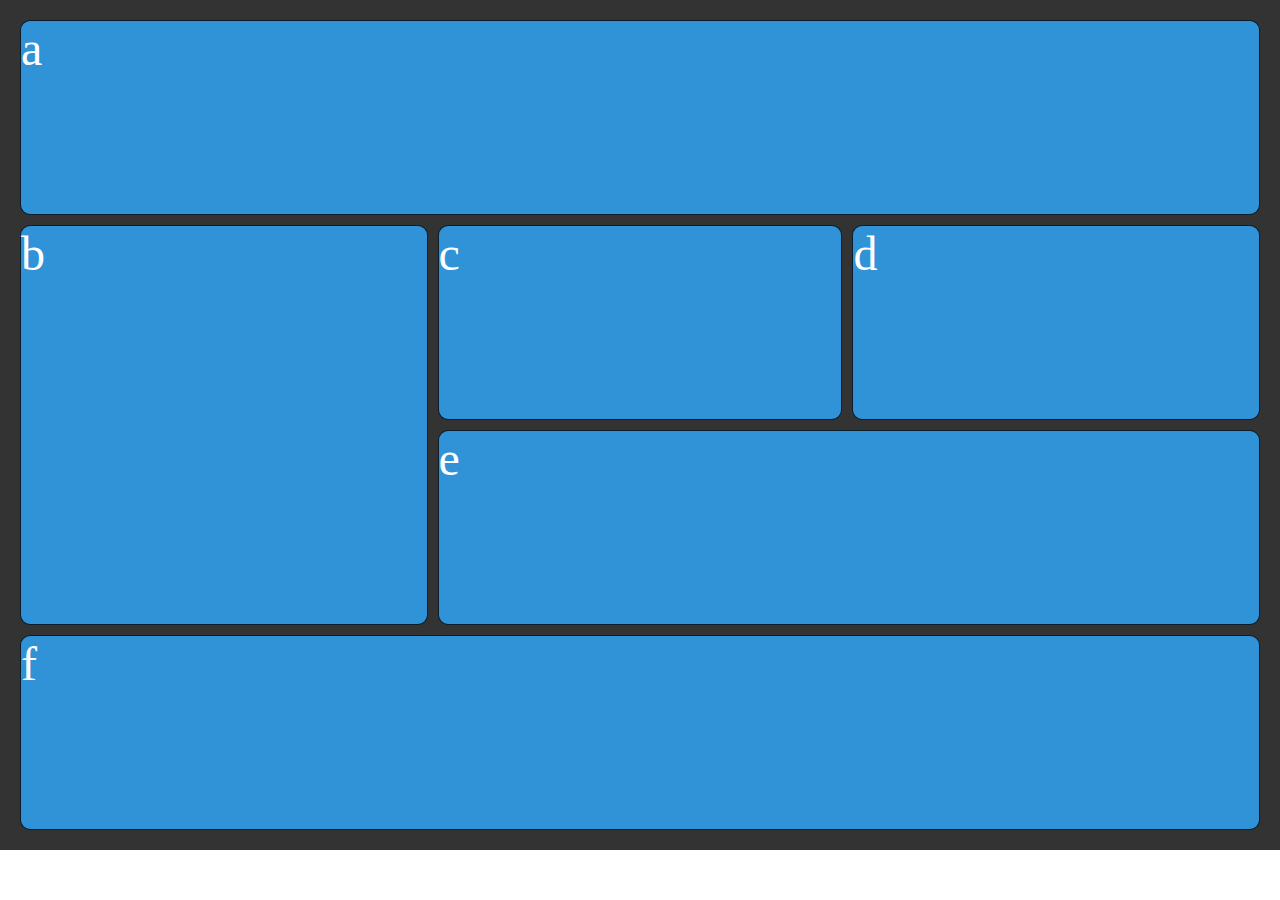
<file: Grid-Layout/EX-1/index.html>
<!DOCTYPE html>
<html lang="en">
<head>
    <meta charset="UTF-8">
    <meta name="viewport" content="width=device-width, initial-scale=1.0">
    <title>Grid</title>
    <link rel="stylesheet" href="style.css">
</head>
<body>
    <div class="wrapper">
        <div class="item a">a</div>
        <div class="item b">b</div>
        <div class="item c">c</div>  
        <div class="item d">d</div>
        <div class="item e">e</div>
        <div class="item f">f</div>  
      </div>
</body>
</html>
</file>
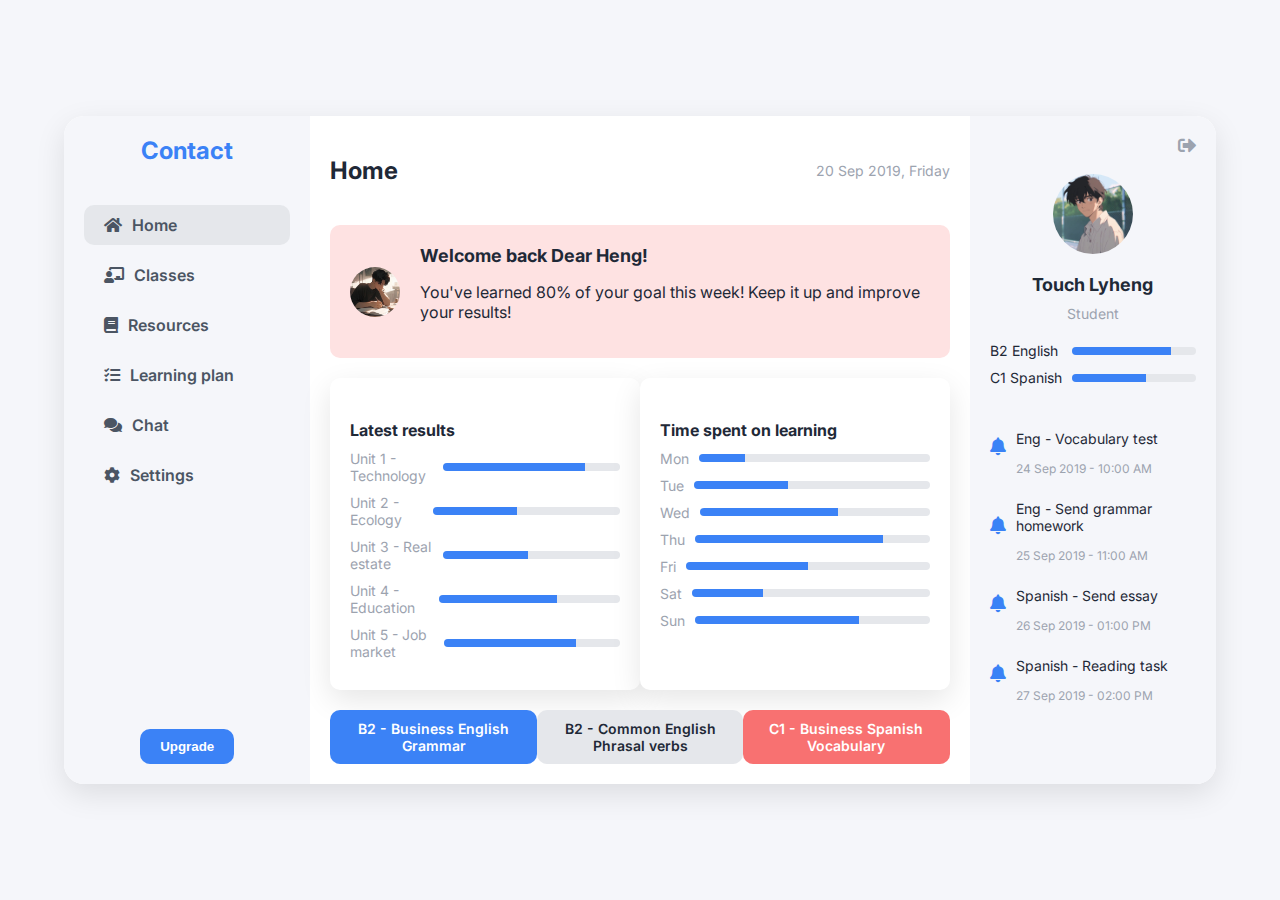
<file: Grid-Layout/EX-4/index.html>
<html>
 <head>
  <title>
  Profile Information
  </title>
  <link href="https://cdnjs.cloudflare.com/ajax/libs/font-awesome/5.15.3/css/all.min.css" rel="stylesheet"/>
  <link href="https://fonts.googleapis.com/css2?family=Inter:wght@400;600;700&amp;display=swap" rel="stylesheet"/>
    <link rel="stylesheet" href="styles.css">
 </head>
 <body>
  <div class="container">
   <div class="sidebar">
    <div class="logo">
     Contact
    </div>
    <div class="menu">
     <a class="active" href="#">
      <i class="fas fa-home">
      </i>
      Home
     </a>
     <a href="#">
      <i class="fas fa-chalkboard-teacher">
      </i>
      Classes
     </a>
     <a href="#">
      <i class="fas fa-book">
      </i>
      Resources
     </a>
     <a href="#">
      <i class="fas fa-tasks">
      </i>
      Learning plan
     </a>
     <a href="#">
      <i class="fas fa-comments">
      </i>
      Chat
     </a>
     <a href="#">
      <i class="fas fa-cog">
      </i>
      Settings
     </a>
    </div>
    <div class="upgrade">
     <button>
      Upgrade
     </button>
    </div>
   </div>
   <div class="main-content">
    <div class="header">
     <h2>
      Home 
     </h2>
     <div class="date">
      20 Sep 2019, Friday
     </div>
    </div>
    <div class="welcome">
     <img alt="Illustration of a person using a laptop" height="50" src="img/e8fc6ac20df0c20a1f4b247eadbfb031.jpg" width="50"/>
     <div class="text">
      <h3>
       Welcome back Dear Heng!
      </h3>
      <p>
       You've learned 80% of your goal this week! Keep it up and improve your results!
      </p>
     </div>
    </div>
    <div class="stats">
     <div class="card">
      <h4>
       Latest results
      </h4>
      <div class="progress">
       <span>
        Unit 1 - Technology
       </span>
       <div class="bar">
        <div class="fill" style="width: 80%;">
        </div>
       </div>
      </div>
      <div class="progress">
       <span>
        Unit 2 - Ecology
       </span>
       <div class="bar">
        <div class="fill" style="width: 45%;">
        </div>
       </div>
      </div>
      <div class="progress">
       <span>
        Unit 3 - Real estate
       </span>
       <div class="bar">
        <div class="fill" style="width: 48%;">
        </div>
       </div>
      </div>
      <div class="progress">
       <span>
        Unit 4 - Education
       </span>
       <div class="bar">
        <div class="fill" style="width: 65%;">
        </div>
       </div>
      </div>
      <div class="progress">
       <span>
        Unit 5 - Job market
       </span>
       <div class="bar">
        <div class="fill" style="width: 75%;">
        </div>
       </div>
      </div>
     </div>
     <div class="card">
      <h4>
       Time spent on learning
      </h4>
      <div class="progress">
       <span>
        Mon
       </span>
       <div class="bar">
        <div class="fill" style="width: 20%;">
        </div>
       </div>
      </div>
      <div class="progress">
       <span>
        Tue
       </span>
       <div class="bar">
        <div class="fill" style="width: 40%;">
        </div>
       </div>
      </div>
      <div class="progress">
       <span>
        Wed
       </span>
       <div class="bar">
        <div class="fill" style="width: 60%;">
        </div>
       </div>
      </div>
      <div class="progress">
       <span>
        Thu
       </span>
       <div class="bar">
        <div class="fill" style="width: 80%;">
        </div>
       </div>
      </div>
      <div class="progress">
       <span>
        Fri
       </span>
       <div class="bar">
        <div class="fill" style="width: 50%;">
        </div>
       </div>
      </div>
      <div class="progress">
       <span>
        Sat
       </span>
       <div class="bar">
        <div class="fill" style="width: 30%;">
        </div>
       </div>
      </div>
      <div class="progress">
       <span>
        Sun
       </span>
       <div class="bar">
        <div class="fill" style="width: 70%;">
        </div>
       </div>
      </div>
     </div>
    </div>
    <div class="courses">
     <div class="course blue">
      B2 - Business English Grammar
     </div>
     <div class="course">
      B2 - Common English Phrasal verbs
     </div>
     <div class="course red">
      C1 - Business Spanish Vocabulary
     </div>
    </div>
   </div>
   <div class="profile">
    <div class="logout">
     <i class="fas fa-sign-out-alt">
     </i>
    </div>
    <img alt="Profile picture of Anna Morrison" class="avatar" height="80" src="img/077e680fde807a82a36d404a5b131dd6.jpg" width="80"/>
    <div class="name">
        Touch Lyheng
    </div>
    <div class="role">
     Student
    </div>
    <div class="languages">
     <div class="language">
      <span class="level">
       B2 English
      </span>
      <div class="progress">
       <div class="fill" style="width: 80%;">
       </div>
      </div>
     </div>
     <div class="language">
      <span class="level">
       C1 Spanish
      </span>
      <div class="progress">
       <div class="fill" style="width: 60%;">
       </div>
      </div>
     </div>
    </div>
    <div class="reminders">
     <div class="reminder">
      <i class="fas fa-bell">
      </i>
      <div class="text">
       <p>
        Eng - Vocabulary test
       </p>
       <span class="date">
        24 Sep 2019 - 10:00 AM
       </span>
      </div>
     </div>
     <div class="reminder">
      <i class="fas fa-bell">
      </i>
      <div class="text">
       <p>
        Eng - Send grammar homework
       </p>
       <span class="date">
        25 Sep 2019 - 11:00 AM
       </span>
      </div>
     </div>
     <div class="reminder">
      <i class="fas fa-bell">
      </i>
      <div class="text">
       <p>
        Spanish - Send essay
       </p>
       <span class="date">
        26 Sep 2019 - 01:00 PM
       </span>
      </div>
     </div>
     <div class="reminder">
      <i class="fas fa-bell">
      </i>
      <div class="text">
       <p>
        Spanish - Reading task
       </p>
       <span class="date">
        27 Sep 2019 - 02:00 PM
       </span>
      </div>
     </div>
    </div>
   </div>
  </div>
 </body>
</html>
</file>
<file: Grid-Layout/EX-1/style.css>
/* Styling only */
body {
  margin: 0;
}

.wrapper {
  background-color: #333333;
  color: #444;
  padding: 20px;
  height: 90vh;
  display: grid;
  grid-template-columns: repeat(3);
  grid-template-rows: repeat(4);
  gap: 10px;
}

.item {
  background-color: #3092d7;
  color: #fff;
  border-radius: 10px;
  border: 1px solid rgba(0, 0, 0, 0.8);
  font-size: 3em;
}
.a{
  grid-column: span 3;
}
.b{
  grid-row: span 2 ;
}
.e{
  grid-column: span 2;
}
.f{
  grid-column: span 3; 
}


/* Layouting only  (your work)*/
</file>
<file: Grid-Layout/EX-4/styles.css>
body {
    font-family: 'Inter', sans-serif;
    background-color: #F5F6FA;
    margin: 0;
    padding: 0;
    display: flex;
    justify-content: center;
    align-items: center;
    height: 100vh;
}
.container {
    display: flex;
    width: 90%;
    max-width: 1200px;
    background-color: #FFFFFF;
    border-radius: 20px;
    box-shadow: 0 10px 30px rgba(0, 0, 0, 0.1);
}
.sidebar {
    width: 20%;
    background-color: #F5F6FA;
    border-top-left-radius: 20px;
    border-bottom-left-radius: 20px;
    padding: 20px;
    display: flex;
    flex-direction: column;
    align-items: center;
}
.sidebar .logo {
    font-size: 24px;
    font-weight: 700;
    color: #3B82F6;
    margin-bottom: 40px;
}
.sidebar .menu {
    width: 100%;
}
.sidebar .menu a {
    display: flex;
    align-items: center;
    padding: 10px 20px;
    margin-bottom: 10px;
    text-decoration: none;
    color: #4B5563;
    font-weight: 600;
    border-radius: 10px;
    transition: background-color 0.3s;
}
.sidebar .menu a.active, .sidebar .menu a:hover {
    background-color: #E5E7EB;
}
.sidebar .menu a i {
    margin-right: 10px;
}
.sidebar .upgrade {
    margin-top: auto;
    text-align: center;
}
.sidebar .upgrade button {
    background-color: #3B82F6;
    color: #FFFFFF;
    border: none;
    padding: 10px 20px;
    border-radius: 10px;
    font-weight: 600;
    cursor: pointer;
    transition: background-color 0.3s;
}
.sidebar .upgrade button:hover {
    background-color: #2563EB;
}
.main-content {
    width: 60%;
    padding: 20px;
}
.main-content .header {
    display: flex;
    justify-content: space-between;
    align-items: center;
    margin-bottom: 20px;
}
.main-content .header h2 {
    font-size: 24px;
    font-weight: 700;
    color: #1F2937;
}
.main-content .header .date {
    font-size: 14px;
    color: #9CA3AF;
}
.main-content .welcome {
    background-color: #FEE2E2;
    padding: 20px;
    border-radius: 10px;
    display: flex;
    align-items: center;
    margin-bottom: 20px;
}
.main-content .welcome img {
    width: 50px;
    height: 50px;
    border-radius: 50%;
    margin-right: 20px;
}
.main-content .welcome .text {
    font-size: 16px;
    color: #1F2937;
}
.main-content .welcome .text h3 {
    font-size: 18px;
    font-weight: 700;
    margin: 0;
}
.main-content .stats {
    display: flex;
    justify-content: space-between;
    margin-bottom: 20px;
}
.main-content .stats .card {
    background-color: #FFFFFF;
    padding: 20px;
    border-radius: 10px;
    width: 48%;
    box-shadow: 0 10px 30px rgba(0, 0, 0, 0.1);
}
.main-content .stats .card h4 {
    font-size: 16px;
    font-weight: 700;
    color: #1F2937;
    margin-bottom: 10px;
}
.main-content .stats .card .progress {
    display: flex;
    align-items: center;
    margin-bottom: 10px;
}
.main-content .stats .card .progress span {
    font-size: 14px;
    color: #9CA3AF;
    margin-right: 10px;
}
.main-content .stats .card .progress .bar {
    width: 100%;
    height: 8px;
    background-color: #E5E7EB;
    border-radius: 5px;
    overflow: hidden;
}
.main-content .stats .card .progress .bar .fill {
    height: 100%;
    background-color: #3B82F6;
}
.main-content .courses {
    display: flex;
    justify-content: space-between;
}
.main-content .courses .course {
    background-color: #E5E7EB;
    padding: 10px 20px;
    border-radius: 10px;
    font-size: 14px;
    font-weight: 600;
    color: #1F2937;
    text-align: center;
    width: 30%;
}
.main-content .courses .course.blue {
    background-color: #3B82F6;
    color: #FFFFFF;
}
.main-content .courses .course.red {
    background-color: #F87171;
    color: #FFFFFF;
}
.profile {
    width: 20%;
    background-color: #F5F6FA;
    border-top-right-radius: 20px;
    border-bottom-right-radius: 20px;
    padding: 20px;
    display: flex;
    flex-direction: column;
    align-items: center;
}
.profile .logout {
    align-self: flex-end;
    font-size: 18px;
    color: #9CA3AF;
    cursor: pointer;
}
.profile .avatar {
    width: 80px;
    height: 80px;
    border-radius: 50%;
    margin: 20px 0;
}
.profile .name {
    font-size: 18px;
    font-weight: 700;
    color: #1F2937;
    margin-bottom: 10px;
}
.profile .role {
    font-size: 14px;
    color: #9CA3AF;
    margin-bottom: 20px;
}
.profile .languages {
    width: 100%;
    margin-bottom: 20px;
}
.profile .languages .language {
    display: flex;
    justify-content: space-between;
    align-items: center;
    margin-bottom: 10px;
}
.profile .languages .language .level {
    font-size: 14px;
    color: #1F2937;
}
.profile .languages .language .progress {
    width: 60%;
    height: 8px;
    background-color: #E5E7EB;
    border-radius: 5px;
    overflow: hidden;
}
.profile .languages .language .progress .fill {
    height: 100%;
    background-color: #3B82F6;
}
.profile .reminders {
    width: 100%;
}
.profile .reminders .reminder {
    display: flex;
    align-items: center;
    margin-bottom: 10px;
}
.profile .reminders .reminder i {
    font-size: 18px;
    color: #3B82F6;
    margin-right: 10px;
}
.profile .reminders .reminder .text {
    font-size: 14px;
    color: #1F2937;
}
.profile .reminders .reminder .text .date {
    font-size: 12px;
    color: #9CA3AF;
}
</file>
